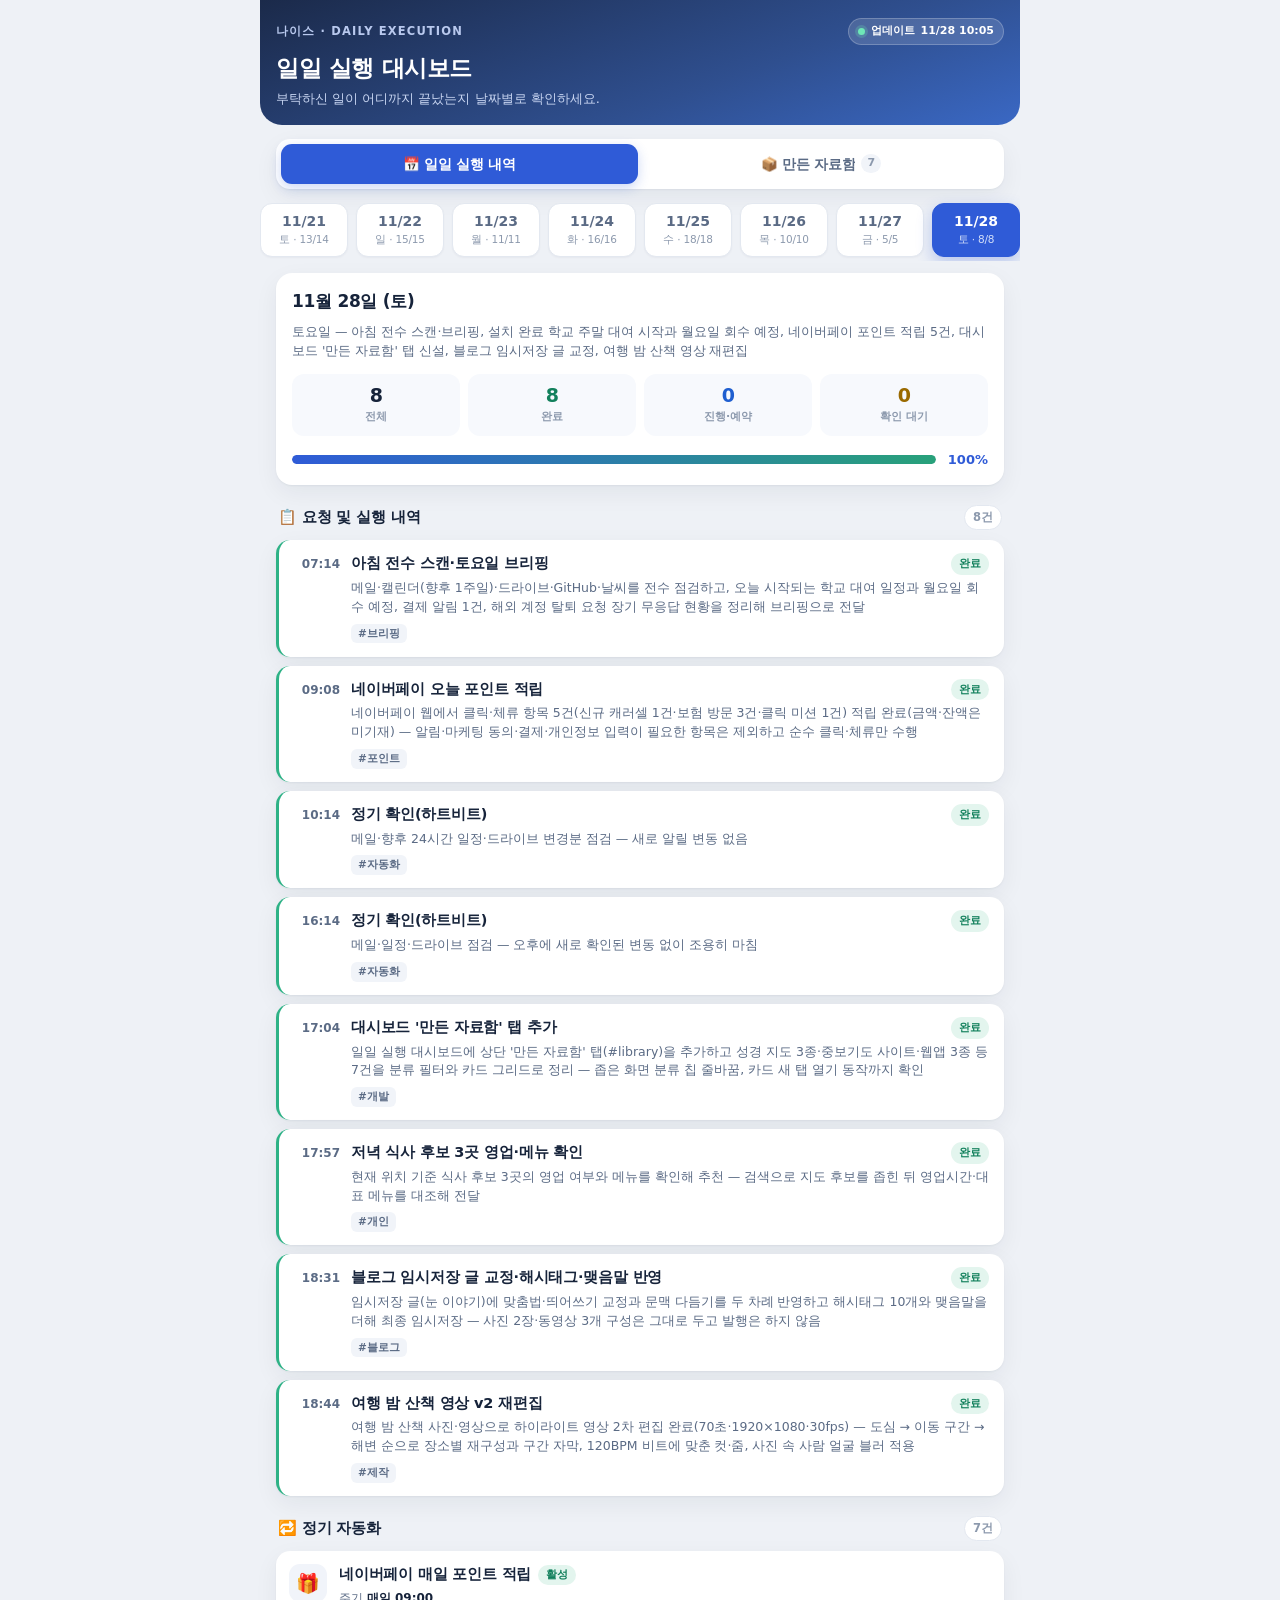
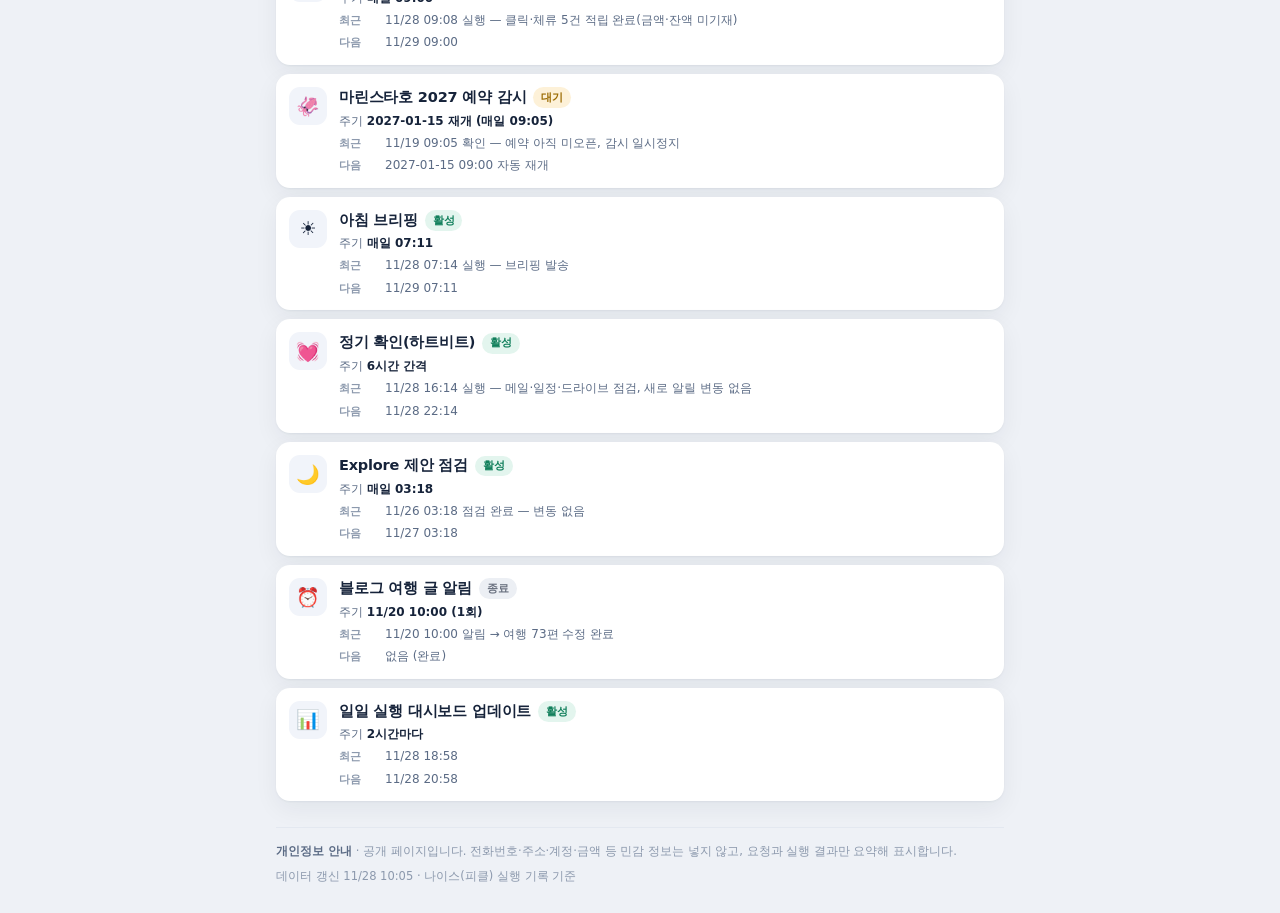
<file: index.html>
<!DOCTYPE html>
<html lang="ko">
<head>
<meta charset="utf-8" />
<meta name="viewport" content="width=device-width, initial-scale=1, viewport-fit=cover" />
<meta name="theme-color" content="#1b2a4a" />
<meta name="robots" content="noindex, nofollow" />
<link rel="icon" href="data:image/svg+xml,%3Csvg xmlns='http://www.w3.org/2000/svg' viewBox='0 0 100 100'%3E%3Crect width='100' height='100' rx='22' fill='%232f5bd7'/%3E%3Ctext x='50' y='68' font-size='54' text-anchor='middle' fill='white' font-family='sans-serif'%3E%E2%9C%93%3C/text%3E%3C/svg%3E" />
<title>일일 실행 대시보드</title>
<style>
  :root{
    --bg:#eef1f6;
    --card:#ffffff;
    --ink:#16233a;
    --ink-soft:#5b6b85;
    --ink-faint:#8c99ad;
    --line:#e3e8f0;
    --brand:#2f5bd7;
    --brand-soft:#e8eefc;
    --done:#12805c;
    --done-bg:#e3f5ee;
    --prog:#1f5fd0;
    --prog-bg:#e4edfd;
    --wait:#9a6a00;
    --wait-bg:#fdf1d8;
    --hold:#6b7280;
    --hold-bg:#eceff4;
    --radius:16px;
    --shadow:0 1px 2px rgba(22,35,58,.05), 0 8px 24px rgba(22,35,58,.06);
  }
  *{box-sizing:border-box}
  html,body{margin:0;padding:0}
  body{
    background:var(--bg);
    color:var(--ink);
    font-family:-apple-system,BlinkMacSystemFont,"Apple SD Gothic Neo","Malgun Gothic","맑은 고딕",system-ui,sans-serif;
    -webkit-font-smoothing:antialiased;
    line-height:1.5;
    padding-bottom:28px;
  }
  .wrap{max-width:760px;margin:0 auto}

  /* header */
  header.top{
    background:linear-gradient(160deg,#1b2a4a 0%,#2f4f8f 62%,#3a68c4 100%);
    color:#fff;
    padding:calc(18px + env(safe-area-inset-top)) 16px 16px;
    border-radius:0 0 22px 22px;
  }
  .top-row{display:flex;align-items:center;justify-content:space-between;gap:12px}
  .brand{font-size:11.5px;letter-spacing:.1em;text-transform:uppercase;color:#b9c9ee;font-weight:600;white-space:nowrap;overflow:hidden;text-overflow:ellipsis}
  h1{font-size:21px;margin:6px 0 4px;letter-spacing:-.4px}
  .sub{font-size:13px;color:#c9d6f2}
  .live{
    display:inline-flex;align-items:center;gap:6px;font-size:11px;font-weight:600;flex:0 0 auto;
    background:rgba(255,255,255,.14);border:1px solid rgba(255,255,255,.22);
    padding:4px 9px;border-radius:999px;white-space:nowrap
  }
  .dot{width:7px;height:7px;border-radius:50%;background:#6ee7b7;box-shadow:0 0 0 3px rgba(110,231,183,.22)}

  /* top-level view switch */
  .views{
    display:flex;gap:5px;margin:14px 16px 0;padding:5px;
    background:var(--card);border-radius:14px;box-shadow:var(--shadow);
  }
  .vtab{
    flex:1 1 0;min-width:0;appearance:none;border:0;background:transparent;color:var(--ink-soft);
    font:inherit;font-size:13.5px;font-weight:700;letter-spacing:-.2px;
    padding:10px 8px;border-radius:11px;cursor:pointer;
    display:flex;align-items:center;justify-content:center;gap:6px;
    transition:background .16s,color .16s,box-shadow .16s;
  }
  .vtab .lbl{overflow:hidden;text-overflow:ellipsis;white-space:nowrap}
  .vtab .n{flex:0 0 auto;font-size:11px;font-weight:700;color:var(--ink-faint);background:#f1f4f9;border-radius:999px;padding:1px 6px}
  .vtab[aria-selected="true"]{background:var(--brand);color:#fff;box-shadow:0 4px 12px rgba(47,91,215,.24)}
  .vtab[aria-selected="true"] .n{background:rgba(255,255,255,.22);color:#fff}
  .vtab:active{transform:scale(.98)}

  /* date tabs */
  .datetabs{
    display:flex;gap:8px;overflow-x:auto;padding:14px 16px 4px;
    scrollbar-width:none;-webkit-overflow-scrolling:touch;
  }
  .datetabs::-webkit-scrollbar{display:none}
  .tab{
    flex:0 0 auto;appearance:none;border:1px solid var(--line);background:var(--card);
    color:var(--ink-soft);font:inherit;font-size:13.5px;font-weight:600;
    padding:9px 14px;border-radius:12px;cursor:pointer;
    display:flex;flex-direction:column;align-items:center;gap:2px;min-width:88px;white-space:nowrap;
    box-shadow:0 1px 2px rgba(22,35,58,.04);
    transition:background .15s,color .15s,border-color .15s,transform .15s;
  }
  .tab .d{font-size:14px;line-height:1.2}
  .tab .w{font-size:10.5px;color:var(--ink-faint);font-weight:500;letter-spacing:-.2px;white-space:nowrap}
  .tab[aria-selected="true"]{
    background:var(--brand);border-color:var(--brand);color:#fff;
    box-shadow:0 6px 16px rgba(47,91,215,.28);
  }
  .tab[aria-selected="true"] .w{color:#d3dff9}
  .tab:active{transform:scale(.97)}

  /* summary */
  .summary{margin:12px 16px 0;background:var(--card);border-radius:var(--radius);box-shadow:var(--shadow);padding:16px}
  .dayline{display:flex;align-items:baseline;gap:8px;flex-wrap:wrap}
  .dayline .d{font-size:17px;font-weight:700;letter-spacing:-.3px}
  .dayline .hl{font-size:12.5px;color:var(--ink-soft)}
  .stats{display:grid;grid-template-columns:repeat(4,1fr);gap:8px;margin-top:14px}
  .stat{background:#f7f9fd;border-radius:12px;padding:10px 6px;text-align:center}
  .stat .n{font-size:19px;font-weight:700;letter-spacing:-.5px;line-height:1.2}
  .stat .k{font-size:11px;color:var(--ink-faint);margin-top:2px;font-weight:600}
  .stat.done .n{color:var(--done)}
  .stat.prog .n{color:var(--prog)}
  .stat.wait .n{color:var(--wait)}
  .bar-row{display:flex;align-items:center;gap:10px;margin-top:14px}
  .bar{flex:1;height:9px;border-radius:999px;background:#e9edf5;overflow:hidden}
  .bar > i{display:block;height:100%;border-radius:999px;background:linear-gradient(90deg,#2f5bd7,#28a17a);width:0;transition:width .5s cubic-bezier(.22,.61,.36,1)}
  .pct{font-size:13px;font-weight:700;color:var(--brand);min-width:42px;text-align:right}

  /* sections */
  section{margin:20px 16px 0}
  .sec-head{display:flex;align-items:center;justify-content:space-between;margin:0 2px 10px}
  .sec-head h2{font-size:15px;margin:0;letter-spacing:-.2px}
  .sec-head .count{font-size:11.5px;color:var(--ink-faint);font-weight:600;background:var(--card);border:1px solid var(--line);padding:3px 8px;border-radius:999px}

  /* task list */
  .list{display:flex;flex-direction:column;gap:9px}
  .task{
    background:var(--card);border-radius:14px;box-shadow:var(--shadow);
    padding:12px 13px;display:flex;gap:11px;border-left:3px solid var(--line);
  }
  .task[data-status="완료"]{border-left-color:#2eb286}
  .task[data-status="진행중"]{border-left-color:#4d7ee8}
  .task[data-status="확인 대기"]{border-left-color:#e7b038}
  .task[data-status="보류"]{border-left-color:#aab3c2}
  .tcol{flex:0 0 46px;text-align:right;padding-top:2px}
  .tcol .t{font-size:12px;font-weight:700;color:var(--ink-soft);font-variant-numeric:tabular-nums}
  .body{flex:1;min-width:0}
  .title-row{display:flex;align-items:flex-start;gap:7px;flex-wrap:wrap}
  .title{font-size:14.5px;font-weight:700;letter-spacing:-.2px;flex:1;min-width:0}
  .badge{font-size:10.5px;font-weight:700;padding:3px 8px;border-radius:999px;white-space:nowrap;align-self:center}
  .badge[data-s="확인 대기"]{background:var(--wait-bg);color:var(--wait)}
  .badge[data-s="보류"]{background:var(--hold-bg);color:var(--hold)}
  .badge[data-s="완료"]{background:var(--done-bg);color:var(--done)}
  .badge[data-s="진행중"]{background:var(--prog-bg);color:var(--prog)}
  .res{font-size:12.5px;color:var(--ink-soft);margin-top:4px}
  .cat{display:inline-block;margin-top:7px;font-size:10.5px;font-weight:700;color:#5b6b85;background:#f1f4f9;border-radius:6px;padding:2px 7px}

  /* automation */
  .auto{background:var(--card);border-radius:14px;box-shadow:var(--shadow);padding:13px;display:flex;gap:12px}
  .ico{flex:0 0 38px;height:38px;border-radius:11px;background:#f1f4fa;display:grid;place-items:center;font-size:19px}
  .auto .body{flex:1;min-width:0}
  .auto .nm{font-size:14.5px;font-weight:700;display:flex;align-items:center;gap:7px;flex-wrap:wrap;letter-spacing:-.2px}
  .state{font-size:10.5px;font-weight:700;padding:2.5px 8px;border-radius:999px}
  .state.활성{background:var(--done-bg);color:var(--done)}
  .state.예약{background:var(--prog-bg);color:var(--prog)}
  .state.대기{background:var(--wait-bg);color:var(--wait)}
  .state.종료{background:var(--hold-bg);color:var(--hold)}
  .meta{font-size:12px;color:var(--ink-soft);margin-top:3px}
  .meta b{color:var(--ink);font-weight:600}
  .row{display:flex;gap:6px;align-items:baseline;margin-top:4px;font-size:12px}
  .row .lb{flex:0 0 40px;color:var(--ink-faint);font-weight:600;font-size:11px}
  .row .v{flex:1;color:var(--ink-soft);min-width:0}

  /* waiting */
  .wait-item{background:var(--card);border-radius:14px;box-shadow:var(--shadow);padding:13px 14px;border-left:3px solid #e7b038}
  .wait-item .t{font-size:14px;font-weight:700;display:flex;gap:8px;align-items:baseline;justify-content:space-between;letter-spacing:-.2px}
  .wait-item .since{font-size:10.5px;color:var(--ink-faint);font-weight:700;white-space:nowrap}
  .wait-item .d{font-size:12.5px;color:var(--ink-soft);margin-top:4px}

  /* library */
  .libhead{margin:14px 16px 0;background:linear-gradient(155deg,#22365f 0%,#2f4f8f 60%,#3d6cc9 100%);color:#fff;border-radius:var(--radius);padding:17px 16px 15px;box-shadow:0 10px 24px rgba(27,42,74,.18)}
  .libhead .k{font-size:11px;letter-spacing:.12em;text-transform:uppercase;color:#b9c9ee;font-weight:600}
  .libhead .t{font-size:18px;font-weight:700;margin-top:5px;letter-spacing:-.35px}
  .libhead .s{font-size:12.5px;color:#cbd8f4;margin-top:5px;line-height:1.55}
  .libhead .nums{display:flex;gap:18px;margin-top:13px;flex-wrap:wrap}
  .libhead .nums div{font-size:11px;color:#bfcfef;font-weight:600}
  .libhead .nums b{display:block;font-size:19px;color:#fff;letter-spacing:-.5px;font-weight:700;line-height:1.3}

  .chips{display:flex;flex-wrap:wrap;gap:7px;padding:14px 16px 2px}
  .chip{
    flex:0 0 auto;appearance:none;border:1px solid var(--line);background:var(--card);
    color:var(--ink-soft);font:inherit;font-size:12.5px;font-weight:700;
    padding:7px 12px;border-radius:999px;cursor:pointer;white-space:nowrap;
    box-shadow:0 1px 2px rgba(22,35,58,.04);transition:background .15s,color .15s,border-color .15s;
  }
  .chip .n{color:var(--ink-faint);font-weight:600;margin-left:4px;font-size:11.5px}
  .chip[aria-pressed="true"]{background:var(--brand-soft);border-color:#c7d7fa;color:var(--brand)}
  .chip[aria-pressed="true"] .n{color:#5b7cc9}
  .chip:active{transform:scale(.97)}

  .grid{display:grid;grid-template-columns:1fr;gap:10px;margin:10px 16px 0}
  .card{
    background:var(--card);border-radius:14px;box-shadow:var(--shadow);padding:14px;
    display:flex;flex-direction:column;text-decoration:none;color:inherit;min-width:0;
    transition:transform .15s,box-shadow .15s;
  }
  .card:hover{box-shadow:0 2px 4px rgba(22,35,58,.06),0 12px 28px rgba(22,35,58,.1);transform:translateY(-1px)}
  .card:active{transform:scale(.995)}
  .card .topline{display:flex;align-items:center;gap:8px;margin-bottom:9px}
  .card .ico2{flex:0 0 34px;height:34px;border-radius:10px;background:#f1f4fa;display:grid;place-items:center;font-size:18px}
  .cat-pill{font-size:10.5px;font-weight:700;padding:3px 8px;border-radius:999px;background:#eef2fb;color:#3a5aa8;white-space:nowrap}
  .card .date{margin-left:auto;font-size:11px;color:var(--ink-faint);font-weight:600;white-space:nowrap;font-variant-numeric:tabular-nums}
  .card h3{font-size:14.5px;margin:0;letter-spacing:-.25px;line-height:1.4;font-weight:700}
  .card .desc{font-size:12.5px;color:var(--ink-soft);margin-top:6px;line-height:1.6}
  .card .tags{display:flex;flex-wrap:wrap;gap:5px;margin-top:9px}
  .card .tg{font-size:10.5px;font-weight:600;color:#5b6b85;background:#f1f4f9;border-radius:6px;padding:2px 7px}
  .card .foot{display:flex;align-items:center;justify-content:space-between;gap:8px;margin-top:12px;padding-top:10px;border-top:1px solid var(--line)}
  .card .access{font-size:11px;font-weight:600;color:var(--ink-faint);display:inline-flex;align-items:center;gap:4px;min-width:0}
  .card .open{font-size:12.5px;font-weight:700;color:var(--brand);white-space:nowrap;display:inline-flex;align-items:center;gap:4px}
  .card .open::after{content:"\2192"}
  .libnote{margin:18px 16px 0;font-size:11.5px;color:var(--ink-faint);line-height:1.6}
  @media (min-width:600px){
    .grid{grid-template-columns:1fr 1fr}
  }

  footer{margin:26px 16px 0;padding-top:14px;border-top:1px solid var(--line);font-size:11.5px;color:var(--ink-faint);line-height:1.6}
  footer b{color:var(--ink-soft)}
  .empty{background:var(--card);border-radius:14px;padding:18px;text-align:center;color:var(--ink-faint);font-size:13px;box-shadow:var(--shadow)}
  .err{background:#fdecec;color:#a3282c;border:1px solid #f6cccc;border-radius:12px;padding:14px;font-size:13px;margin:16px}
  @media (min-width:520px){
    .stats{grid-template-columns:repeat(4,1fr)}
    .task{padding:13px 15px}
    h1{font-size:23px}
  }
</style>
</head>
<body>
<div class="wrap">
  <header class="top">
    <div class="top-row">
      <div class="brand">나이스 · Daily Execution</div>
      <span class="live"><span class="dot"></span>업데이트 <span id="generated">-</span></span>
    </div>
    <h1>일일 실행 대시보드</h1>
    <div class="sub">부탁하신 일이 어디까지 끝났는지 날짜별로 확인하세요.</div>
  </header>

  <nav class="views" role="tablist" aria-label="화면 선택">
    <button class="vtab" type="button" role="tab" data-view="daily" aria-selected="true" aria-controls="viewDaily"><span class="lbl">📅 일일 실행 내역</span></button>
    <button class="vtab" type="button" role="tab" data-view="library" aria-selected="false" aria-controls="viewLibrary"><span class="lbl">📦 만든 자료함</span><span class="n" id="libTabCount">-</span></button>
  </nav>

  <div id="viewDaily" role="tabpanel" aria-label="일일 실행 내역">
  <nav class="datetabs" id="tabs" role="tablist" aria-label="날짜 선택"></nav>

  <div class="summary">
    <div class="dayline">
      <span class="d" id="dayLabel">-</span>
      <span class="hl" id="headline"></span>
    </div>
    <div class="stats">
      <div class="stat"><div class="n" id="cTotal">0</div><div class="k">전체</div></div>
      <div class="stat done"><div class="n" id="cDone">0</div><div class="k">완료</div></div>
      <div class="stat prog"><div class="n" id="cProg">0</div><div class="k">진행·예약</div></div>
      <div class="stat wait"><div class="n" id="cWait">0</div><div class="k">확인 대기</div></div>
    </div>
    <div class="bar-row">
      <div class="bar" role="progressbar" aria-valuemin="0" aria-valuemax="100" aria-valuenow="0" id="barWrap"><i id="barFill"></i></div>
      <div class="pct" id="pct">0%</div>
    </div>
  </div>

  <section>
    <div class="sec-head">
      <h2>📋 요청 및 실행 내역</h2>
      <span class="count" id="taskCount">-</span>
    </div>
    <div class="list" id="tasks"></div>
  </section>

  <section>
    <div class="sec-head">
      <h2>🔁 정기 자동화</h2>
      <span class="count" id="autoCount">-</span>
    </div>
    <div class="list" id="autos"></div>
  </section>
  </div>

  <div id="viewLibrary" role="tabpanel" aria-label="만든 자료함" hidden>
    <div class="libhead">
      <div class="k">Made by 나이스</div>
      <div class="t">만든 자료함</div>
      <div class="s">지금까지 만들어 드린 지도·사이트·웹앱을 한곳에 모았습니다. 카드를 누르면 바로 열립니다.</div>
      <div class="nums">
        <div><b id="libTotal">0</b>전체 자료</div>
        <div><b id="libCats">0</b>분류</div>
        <div><b id="libLatest">-</b>최근 추가</div>
      </div>
    </div>

    <div class="chips" id="libChips" role="group" aria-label="분류 선택"></div>
    <div class="grid" id="libGrid"></div>
    <div class="libnote" id="libNote"></div>
  </div>

  <footer>
    <div><b>개인정보 안내</b> · <span id="privacy"></span></div>
    <div style="margin-top:6px">데이터 갱신 <span id="generated2">-</span> · 나이스(피클) 실행 기록 기준</div>
  </footer>
</div>

<script>
const EMBEDDED = window.__DASHBOARD_DATA__ || null;

const pad = n => String(n).padStart(2, "0");
function fmtTime(iso){
  const d = new Date(iso);
  if (isNaN(d)) return "-";
  return `${pad(d.getMonth()+1)}/${pad(d.getDate())} ${pad(d.getHours())}:${pad(d.getMinutes())}`;
}
function esc(s){ return String(s).replace(/[&<>"]/g, c => ({"&":"&amp;","<":"&lt;",">":"&gt;",'"':"&quot;"}[c])); }

function countBy(tasks){
  const c = {total: tasks.length, done:0, prog:0, wait:0, hold:0};
  tasks.forEach(t=>{
    if (t.status === "완료") c.done++;
    else if (t.status === "확인 대기") c.wait++;
    else if (t.status === "보류") c.hold++;
    else c.prog++;
  });
  return c;
}

let DATA = null;
let current = null;
let view = "daily";
let libCat = "전체";

const LIB_ICON = {"성경 지도":"🗺️", "웹사이트":"🙏", "웹앱·도구":"🧰"};
const LIB_ORDER = ["성경 지도", "웹사이트", "웹앱·도구"];
const ACCESS_LABEL = {public:"웹에서 바로 열림", private:"내 계정 로그인 후 열림"};

/* ---- 만든 자료함 ---- */
function libItems(){
  return (DATA.library || []).slice().sort((a,b)=> String(b.created_at || "").localeCompare(String(a.created_at || "")));
}

function renderLibrary(){
  const items = libItems();
  const cats = [];
  items.forEach(i=>{ if (i.category && !cats.includes(i.category)) cats.push(i.category); });
  cats.sort((a,b)=>{
    const ia = LIB_ORDER.indexOf(a), ib = LIB_ORDER.indexOf(b);
    return (ia < 0 ? 99 : ia) - (ib < 0 ? 99 : ib);
  });

  document.getElementById("libTabCount").textContent = items.length;
  document.getElementById("libTotal").textContent = items.length;
  document.getElementById("libCats").textContent = cats.length;
  const latest = items.reduce((m,i)=> (i.created_at || "") > m ? i.created_at : m, "");
  document.getElementById("libLatest").textContent = latest ? latest.replace(/-/g,".").slice(2) : "-";

  const chips = document.getElementById("libChips");
  chips.innerHTML = "";
  const addChip = (label, count)=>{
    const b = document.createElement("button");
    b.className = "chip";
    b.type = "button";
    b.setAttribute("aria-pressed", libCat === label ? "true" : "false");
    b.innerHTML = `${esc(label)}<span class="n">${count}</span>`;
    b.addEventListener("click", ()=>{ libCat = label; renderLibrary(); });
    chips.appendChild(b);
  };
  addChip("전체", items.length);
  cats.forEach(c=> addChip(c, items.filter(i=> i.category === c).length));

  const grid = document.getElementById("libGrid");
  grid.innerHTML = "";
  const shown = libCat === "전체" ? items : items.filter(i=> i.category === libCat);
  if (!shown.length){
    grid.innerHTML = '<div class="empty">아직 여기에 담긴 자료가 없습니다.</div>';
  }
  shown.forEach(it=>{
    const el = document.createElement(it.url ? "a" : "article");
    el.className = "card";
    if (it.url){
      el.href = it.url;
      // 카드는 새 탭에서 연다 — 대시보드(자료함)를 보던 자리를 그대로 둔다.
      el.target = "_blank";
      el.rel = "noopener noreferrer";
    }
    const tags = (it.tags || []).map(t=>`<span class="tg">${esc(t)}</span>`).join("");
    const access = ACCESS_LABEL[it.access] || "";
    el.innerHTML = `
      <div class="topline">
        <span class="ico2">${esc(it.icon || LIB_ICON[it.category] || "•")}</span>
        <span class="cat-pill">${esc(it.category || "기타")}</span>
        <span class="date">${esc(String(it.created_at || "").replace(/-/g,".").slice(2))}</span>
      </div>
      <h3>${esc(it.title)}</h3>
      <div class="desc">${esc(it.description || "")}</div>
      ${tags ? `<div class="tags">${tags}</div>` : ""}
      <div class="foot">
        <span class="access">${it.access === "private" ? "🔒 " : ""}${esc(access)}</span>
        ${it.url ? '<span class="open">열기</span>' : ""}
      </div>`;
    grid.appendChild(el);
  });
  document.getElementById("libNote").textContent = DATA.library_note || "";
}

function setView(v, updateHash){
  view = v;
  document.getElementById("viewDaily").hidden = v !== "daily";
  document.getElementById("viewLibrary").hidden = v !== "library";
  document.querySelectorAll(".vtab").forEach(b=>{
    b.setAttribute("aria-selected", b.dataset.view === v ? "true" : "false");
  });
  if (updateHash !== false){
    try{ history.replaceState(null, "", v === "library" ? "#library" : location.pathname + location.search); }catch(e){}
  }
  if (v === "library") window.scrollTo(0, 0);
}

function renderTabs(){
  const nav = document.getElementById("tabs");
  nav.innerHTML = "";
  DATA.dates.forEach((iso, i)=>{
    const day = DATA.days[iso];
    const b = document.createElement("button");
    b.className = "tab";
    b.type = "button";
    b.setAttribute("role","tab");
    b.dataset.date = iso;
    b.setAttribute("aria-selected", iso === current ? "true" : "false");
    // summary dot count uses day tasks
    const c = countBy(day.tasks);
    b.innerHTML = `<span class="d">${esc(day.label.replace("월 ","/").replace("일",""))}</span><span class="w">${esc(day.weekday)} · ${c.done}/${c.total}</span>`;
    b.addEventListener("click", ()=> selectDate(iso));
    nav.appendChild(b);
  });
}

function selectDate(iso){
  current = iso;
  document.querySelectorAll(".tab").forEach(t=>{
    t.setAttribute("aria-selected", t.dataset.date === iso ? "true" : "false");
  });
  renderDay();
  const active = document.querySelector('.tab[aria-selected="true"]');
  if (active && active.scrollIntoView) active.scrollIntoView({block:"nearest", inline:"nearest"});
}

function renderDay(){
  const day = DATA.days[current];
  const tasks = day.tasks.slice().sort((a,b)=> a.time.localeCompare(b.time));
  const c = countBy(tasks);

  document.getElementById("dayLabel").textContent = `${day.label} (${day.weekday})`;
  document.getElementById("headline").textContent = day.headline || "";
  document.getElementById("cTotal").textContent = c.total;
  document.getElementById("cDone").textContent = c.done;
  document.getElementById("cProg").textContent = c.prog + c.hold;
  document.getElementById("cWait").textContent = c.wait;

  const pct = c.total ? Math.round((c.done / c.total) * 100) : 0;
  document.getElementById("pct").textContent = pct + "%";
  document.getElementById("barFill").style.width = pct + "%";
  const bar = document.getElementById("barWrap");
  bar.setAttribute("aria-valuenow", String(pct));

  const box = document.getElementById("tasks");
  box.innerHTML = "";
  if (!tasks.length){
    box.innerHTML = '<div class="empty">이날 기록된 실행 내역이 없습니다.</div>';
  } else {
    tasks.forEach(t=>{
      const el = document.createElement("article");
      el.className = "task";
      el.dataset.status = t.status;
      const m = t.title.match(/^(.*)$/);
      el.innerHTML = `
        <div class="tcol"><div class="t">${esc(t.time)}</div></div>
        <div class="body">
          <div class="title-row">
            <div class="title">${esc(t.title)}</div>
            <span class="badge" data-s="${esc(t.status)}">${esc(t.status)}</span>
          </div>
          <div class="res">${esc(t.result || "")}</div>
          ${t.category ? `<span class="cat">#${esc(t.category)}</span>` : ""}
        </div>`;
      box.appendChild(el);
    });
  }
  document.getElementById("taskCount").textContent = `${c.total}건`;
}

function renderStatics(){
  const autos = document.getElementById("autos");
  autos.innerHTML = "";
  DATA.automations.forEach(a=>{
    const el = document.createElement("article");
    el.className = "auto";
    el.innerHTML = `
      <div class="ico">${esc(a.icon || "•")}</div>
      <div class="body">
        <div class="nm">${esc(a.name)} <span class="state ${esc(a.state)}">${esc(a.state)}</span></div>
        <div class="meta">주기 <b>${esc(a.schedule)}</b></div>
        <div class="row"><span class="lb">최근</span><span class="v">${esc(a.last)}</span></div>
        <div class="row"><span class="lb">다음</span><span class="v">${esc(a.next)}</span></div>
      </div>`;
    autos.appendChild(el);
  });
  document.getElementById("autoCount").textContent = `${DATA.automations.length}건`;

  const gen = fmtTime(DATA.generated_at);
  document.getElementById("generated").textContent = gen;
  document.getElementById("generated2").textContent = gen;
  document.getElementById("privacy").textContent = DATA.privacy_note || "";
  document.title = "일일 실행 대시보드 · " + gen;
}

async function boot(){
  try{
    if (EMBEDDED){
      DATA = EMBEDDED;
    } else {
      const res = await fetch("data.json", {cache:"no-store"});
      if (!res.ok) throw new Error("HTTP " + res.status);
      DATA = await res.json();
    }
    if (!DATA || !DATA.days) throw new Error("데이터 형식 오류");
    current = DATA.dates[DATA.dates.length - 1];
    renderStatics();
    renderTabs();
    selectDate(current);
    renderLibrary();
    document.querySelectorAll(".vtab").forEach(b=>{
      b.addEventListener("click", ()=> setView(b.dataset.view));
    });
    if (location.hash === "#library") setView("library", false);
  } catch(e){
    document.querySelector(".wrap").insertAdjacentHTML("beforeend",
      `<div class="err">데이터를 불러오지 못했습니다. (${esc(e.message)}) — data.json 경로를 확인해 주세요.</div>`);
  }
}
boot();
</script>
</body>
</html>
</file>
